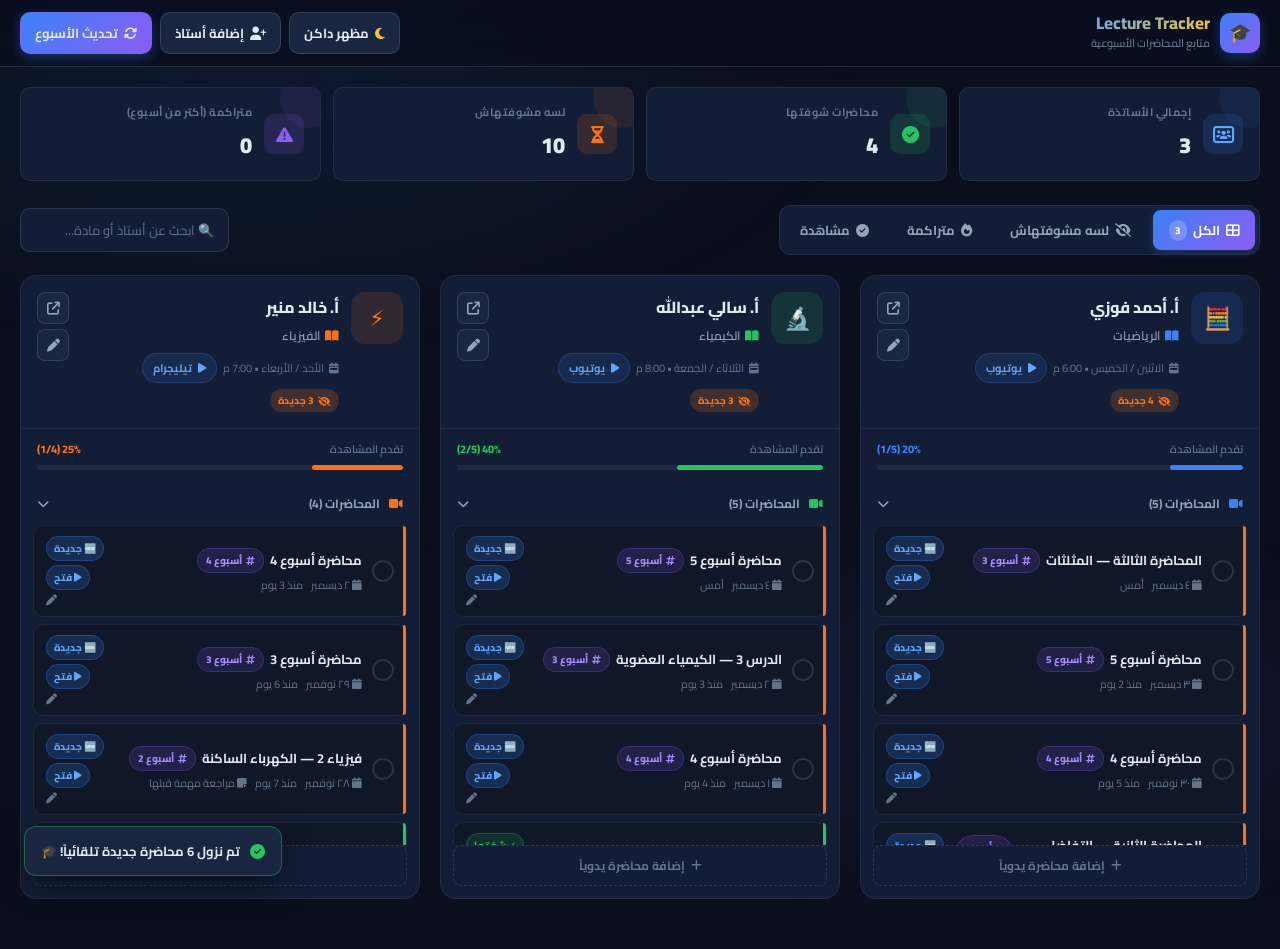
<file: lecture-tracker.html>
<!DOCTYPE html>
<html lang="ar" dir="rtl">
<head>
<meta charset="UTF-8">
<meta name="viewport" content="width=device-width, initial-scale=1.0">
<title>Lecture Tracker — متابع المحاضرات</title>
<meta name="description" content="نظام متكامل لمتابعة محاضرات الأساتذة الأسبوعية — شوف المحاضرات اللي شفتها واللي لسه ماشوفتهاش.">
<link rel="preconnect" href="https://fonts.googleapis.com">
<link rel="preconnect" href="https://fonts.gstatic.com" crossorigin>
<link href="https://fonts.googleapis.com/css2?family=Cairo:wght@300;400;600;700;800;900&display=swap" rel="stylesheet">
<link rel="stylesheet" href="https://cdnjs.cloudflare.com/ajax/libs/font-awesome/6.5.0/css/all.min.css">
<style>
:root {
  --bg: #0a0f1e;
  --bg2: #0f1729;
  --card: #131d35;
  --card2: #1a2540;
  --border: rgba(255,255,255,0.07);
  --border2: rgba(255,255,255,0.12);
  --gold: #f4c430;
  --gold2: #e6a817;
  --blue: #3b82f6;
  --blue2: #60a5fa;
  --purple: #8b5cf6;
  --green: #22c55e;
  --red: #ef4444;
  --orange: #f97316;
  --text: #e2e8f0;
  --text2: #94a3b8;
  --text3: #64748b;
  --radius: 16px;
  --radius-sm: 10px;
  --shadow: 0 8px 32px rgba(0,0,0,0.4);
  --shadow-sm: 0 4px 16px rgba(0,0,0,0.25);
}

html[data-theme="light"] {
  --bg: #f8fafc;
  --bg2: #f1f5f9;
  --card: #ffffff;
  --card2: #e2e8f0;
  --border: rgba(0, 0, 0, 0.08);
  --border2: rgba(0, 0, 0, 0.14);
  --gold: #d97706;
  --gold2: #b45309;
  --blue: #2563eb;
  --blue2: #3b82f6;
  --purple: #7c3aed;
  --green: #16a34a;
  --red: #dc2626;
  --orange: #ea580c;
  --text: #0f172a;
  --text2: #334155;
  --text3: #64748b;
  --shadow: 0 8px 32px rgba(0,0,0,0.08);
  --shadow-sm: 0 4px 16px rgba(0,0,0,0.05);
}

html[data-theme="light"] .header {
  background: rgba(255, 255, 255, 0.92);
}

* { box-sizing: border-box; margin: 0; padding: 0; }

body {
  font-family: 'Cairo', system-ui, sans-serif;
  background: var(--bg);
  color: var(--text);
  min-height: 100vh;
  overflow-x: hidden;
}

/* ────── ANIMATED BACKGROUND ────── */
body::before {
  content: '';
  position: fixed;
  inset: 0;
  background:
    radial-gradient(ellipse 80% 50% at 20% 10%, rgba(59,130,246,0.08) 0%, transparent 60%),
    radial-gradient(ellipse 60% 40% at 80% 80%, rgba(139,92,246,0.07) 0%, transparent 60%),
    radial-gradient(ellipse 40% 30% at 50% 50%, rgba(244,196,48,0.03) 0%, transparent 60%);
  pointer-events: none;
  z-index: 0;
}

/* ────── HEADER ────── */
.header {
  position: sticky;
  top: 0;
  z-index: 100;
  background: rgba(10,15,30,0.85);
  backdrop-filter: blur(20px) saturate(180%);
  -webkit-backdrop-filter: blur(20px) saturate(180%);
  border-bottom: 1px solid var(--border2);
  padding: 12px 20px;
  display: flex;
  align-items: center;
  justify-content: space-between;
  gap: 12px;
  flex-wrap: wrap;
}

.header-brand {
  display: flex;
  align-items: center;
  gap: 10px;
}

.brand-logo {
  width: 40px; height: 40px;
  background: linear-gradient(135deg, var(--blue), var(--purple));
  border-radius: 10px;
  display: flex; align-items: center; justify-content: center;
  font-size: 18px;
  box-shadow: 0 4px 12px rgba(59,130,246,0.3);
  flex-shrink: 0;
}

.brand-text {
  display: flex;
  flex-direction: column;
}

.brand-name {
  font-size: 17px;
  font-weight: 800;
  background: linear-gradient(135deg, var(--blue2), var(--gold));
  -webkit-background-clip: text;
  -webkit-text-fill-color: transparent;
  background-clip: text;
  line-height: 1.2;
}

.brand-sub {
  font-size: 11px;
  color: var(--text3);
  font-weight: 600;
}

.header-actions {
  display: flex;
  align-items: center;
  gap: 8px;
  flex-wrap: wrap;
}

.hbtn {
  background: var(--card2);
  border: 1px solid var(--border2);
  color: var(--text);
  padding: 8px 14px;
  border-radius: 10px;
  font-size: 13px;
  font-weight: 700;
  cursor: pointer;
  display: flex;
  align-items: center;
  gap: 6px;
  font-family: 'Cairo', sans-serif;
  transition: all 0.2s ease;
  white-space: nowrap;
}

.hbtn:hover {
  background: rgba(255,255,255,0.1);
  border-color: var(--border2);
  transform: translateY(-1px);
}

.hbtn.primary {
  background: linear-gradient(135deg, var(--blue), var(--purple));
  border-color: transparent;
  box-shadow: 0 4px 12px rgba(59,130,246,0.3);
}

.hbtn.primary:hover {
  box-shadow: 0 6px 20px rgba(59,130,246,0.4);
  transform: translateY(-2px);
}

.hbtn i { font-size: 13px; }

/* ────── MAIN LAYOUT ────── */
.main {
  position: relative;
  z-index: 1;
  max-width: 1400px;
  margin: 0 auto;
  padding: 20px;
}

/* ────── STATS BAR ────── */
.stats-bar {
  display: grid;
  grid-template-columns: repeat(auto-fit, minmax(160px, 1fr));
  gap: 12px;
  margin-bottom: 24px;
}

.stat-card {
  background: var(--card);
  border: 1px solid var(--border);
  border-radius: var(--radius-sm);
  padding: 14px 16px;
  display: flex;
  align-items: center;
  gap: 12px;
  position: relative;
  overflow: hidden;
  transition: transform 0.2s ease, box-shadow 0.2s ease;
}

.stat-card::before {
  content: '';
  position: absolute;
  top: 0; right: 0;
  width: 60px; height: 60px;
  border-radius: 50%;
  opacity: 0.08;
  transform: translate(20px, -20px);
}

.stat-card.blue::before { background: var(--blue); }
.stat-card.green::before { background: var(--green); }
.stat-card.orange::before { background: var(--orange); }
.stat-card.purple::before { background: var(--purple); }

.stat-card:hover { transform: translateY(-2px); box-shadow: var(--shadow-sm); }

.stat-icon {
  width: 40px; height: 40px;
  border-radius: 10px;
  display: flex; align-items: center; justify-content: center;
  font-size: 17px;
  flex-shrink: 0;
}

.stat-card.blue .stat-icon { background: rgba(59,130,246,0.15); color: var(--blue2); }
.stat-card.green .stat-icon { background: rgba(34,197,94,0.15); color: var(--green); }
.stat-card.orange .stat-icon { background: rgba(249,115,22,0.15); color: var(--orange); }
.stat-card.purple .stat-icon { background: rgba(139,92,246,0.15); color: var(--purple); }

.stat-info .label { font-size: 11px; font-weight: 700; color: var(--text3); text-transform: uppercase; letter-spacing: 0.5px; }
.stat-info .value { font-size: 22px; font-weight: 900; color: var(--text); margin-top: 2px; }

/* ────── FILTER TABS ────── */
.filter-row {
  display: flex;
  align-items: center;
  justify-content: space-between;
  flex-wrap: wrap;
  gap: 12px;
  margin-bottom: 20px;
}

.tabs {
  display: flex;
  gap: 6px;
  background: var(--card);
  border: 1px solid var(--border);
  border-radius: 12px;
  padding: 4px;
}

.tab {
  padding: 8px 16px;
  border-radius: 8px;
  font-size: 13px;
  font-weight: 700;
  cursor: pointer;
  color: var(--text2);
  transition: all 0.2s ease;
  display: flex;
  align-items: center;
  gap: 6px;
  border: none;
  background: none;
  font-family: 'Cairo', sans-serif;
  white-space: nowrap;
}

.tab:hover { color: var(--text); }
.tab.active {
  background: linear-gradient(135deg, var(--blue), var(--purple));
  color: #fff;
  box-shadow: 0 2px 8px rgba(59,130,246,0.3);
}

.tab .badge-count {
  background: rgba(255,255,255,0.2);
  color: #fff;
  font-size: 10px;
  font-weight: 800;
  padding: 1px 6px;
  border-radius: 20px;
  display: none;
}

.tab.active .badge-count { display: inline; }

.search-input {
  background: var(--card);
  border: 1px solid var(--border2);
  color: var(--text);
  padding: 9px 14px;
  border-radius: 10px;
  font-size: 13px;
  font-family: 'Cairo', sans-serif;
  outline: none;
  min-width: 200px;
  transition: border-color 0.2s;
}

.search-input:focus { border-color: var(--blue); }
.search-input::placeholder { color: var(--text3); }

/* ────── TEACHERS GRID ────── */
.teachers-grid {
  display: grid;
  grid-template-columns: repeat(auto-fill, minmax(340px, 1fr));
  gap: 20px;
  margin-bottom: 30px;
}

/* ────── TEACHER CARD ────── */
.teacher-card {
  background: var(--card);
  border: 1px solid var(--border);
  border-radius: var(--radius);
  overflow: hidden;
  transition: transform 0.25s ease, box-shadow 0.25s ease, border-color 0.25s ease;
}

.teacher-card:hover {
  transform: translateY(-3px);
  box-shadow: var(--shadow);
  border-color: var(--border2);
}

.tc-header {
  padding: 16px;
  display: flex;
  align-items: flex-start;
  gap: 12px;
  border-bottom: 1px solid var(--border);
  position: relative;
}

.tc-avatar {
  width: 52px; height: 52px;
  border-radius: 14px;
  display: flex; align-items: center; justify-content: center;
  font-size: 22px;
  font-weight: 900;
  flex-shrink: 0;
  position: relative;
}

.tc-info { flex: 1; min-width: 0; }
.tc-name {
  font-size: 16px;
  font-weight: 800;
  color: var(--text);
  margin-bottom: 2px;
  white-space: nowrap;
  overflow: hidden;
  text-overflow: ellipsis;
}

.tc-subject {
  font-size: 12px;
  color: var(--text2);
  font-weight: 600;
  margin-bottom: 6px;
  display: flex;
  align-items: center;
  gap: 5px;
}

.tc-schedule {
  font-size: 11px;
  color: var(--text3);
  display: flex;
  align-items: center;
  gap: 5px;
}

.tc-actions {
  display: flex;
  flex-direction: column;
  gap: 5px;
}

.icon-btn {
  width: 32px; height: 32px;
  border-radius: 8px;
  border: 1px solid var(--border2);
  background: var(--card2);
  color: var(--text2);
  display: flex; align-items: center; justify-content: center;
  font-size: 13px;
  cursor: pointer;
  transition: all 0.2s ease;
}

.icon-btn:hover { background: rgba(255,255,255,0.1); color: var(--text); }
.icon-btn.link-btn:hover { background: rgba(59,130,246,0.2); color: var(--blue2); border-color: var(--blue); }
.icon-btn.edit-btn:hover { background: rgba(244,196,48,0.15); color: var(--gold); border-color: var(--gold2); }
.icon-btn.del-btn:hover { background: rgba(239,68,68,0.15); color: var(--red); border-color: var(--red); }

/* ────── PROGRESS BAR IN CARD ────── */
.tc-progress-wrap {
  padding: 10px 16px 0;
}

.tc-progress-label {
  display: flex;
  justify-content: space-between;
  align-items: center;
  margin-bottom: 6px;
  font-size: 11px;
  color: var(--text3);
  font-weight: 600;
}

.tc-progress-track {
  height: 5px;
  background: rgba(255,255,255,0.06);
  border-radius: 10px;
  overflow: hidden;
  margin-bottom: 12px;
}

.tc-progress-fill {
  height: 100%;
  border-radius: 10px;
  transition: width 0.4s ease;
}

/* ────── LECTURES LIST ────── */
.tc-lectures {
  padding: 0 12px 12px;
  display: flex;
  flex-direction: column;
  gap: 7px;
  max-height: 320px;
  overflow-y: auto;
}

.tc-lectures::-webkit-scrollbar { width: 4px; }
.tc-lectures::-webkit-scrollbar-track { background: transparent; }
.tc-lectures::-webkit-scrollbar-thumb { background: rgba(255,255,255,0.15); border-radius: 10px; }

.lecture-item {
  background: var(--bg2);
  border: 1px solid var(--border);
  border-radius: 10px;
  padding: 10px 12px;
  display: flex;
  align-items: center;
  gap: 10px;
  transition: all 0.2s ease;
  cursor: pointer;
  position: relative;
  flex-shrink: 0;
  min-height: 54px;
}

.lecture-item::before {
  content: '';
  position: absolute;
  right: 0; top: 0; bottom: 0;
  width: 3px;
  border-radius: 0 10px 10px 0;
  background: transparent;
  transition: background 0.2s;
}

.lecture-item.watched::before { background: var(--green); }
.lecture-item.unwatched::before { background: var(--orange); }
.lecture-item.overdue::before { background: var(--red); }

.lecture-item:hover { background: rgba(255,255,255,0.04); border-color: var(--border2); }

.lec-check {
  width: 22px; height: 22px;
  border-radius: 50%;
  border: 2px solid var(--border2);
  display: flex; align-items: center; justify-content: center;
  flex-shrink: 0;
  transition: all 0.2s ease;
  color: transparent;
  font-size: 10px;
}

.lecture-item.watched .lec-check {
  background: var(--green);
  border-color: var(--green);
  color: #fff;
}

.lecture-item.overdue .lec-check {
  border-color: var(--red);
}

.lec-info { flex: 1; min-width: 0; }
.lec-title {
  font-size: 13px;
  font-weight: 700;
  color: var(--text);
  margin-bottom: 2px;
  display: flex;
  align-items: center;
  gap: 6px;
}

.lec-title.watched-title { color: var(--text3); text-decoration: line-through; }

.lec-meta {
  font-size: 11px;
  color: var(--text3);
  display: flex;
  align-items: center;
  gap: 8px;
  flex-wrap: wrap;
}

.lec-badge {
  font-size: 10px;
  font-weight: 800;
  padding: 2px 7px;
  border-radius: 20px;
  white-space: nowrap;
  flex-shrink: 0;
}

.lec-badge.new { background: rgba(59,130,246,0.2); color: var(--blue2); border: 1px solid rgba(59,130,246,0.3); }
.lec-badge.overdue { background: rgba(239,68,68,0.2); color: var(--red); border: 1px solid rgba(239,68,68,0.3); animation: pulse 1.5s ease infinite; }
.lec-badge.watched { background: rgba(34,197,94,0.15); color: var(--green); border: 1px solid rgba(34,197,94,0.3); }
.lec-badge.week2 { background: rgba(249,115,22,0.2); color: var(--orange); border: 1px solid rgba(249,115,22,0.3); }

@keyframes pulse {
  0%, 100% { opacity: 1; }
  50% { opacity: 0.6; }
}

/* ────── EMPTY STATE ────── */
.empty-state {
  text-align: center;
  padding: 60px 20px;
  color: var(--text3);
}

.empty-state i { font-size: 48px; margin-bottom: 16px; opacity: 0.3; }
.empty-state p { font-size: 15px; font-weight: 700; margin-bottom: 6px; color: var(--text2); }
.empty-state span { font-size: 13px; }

/* ────── OVERLAY ────── */
.overlay {
  position: fixed; inset: 0;
  background: rgba(0,0,0,0.7);
  backdrop-filter: blur(4px);
  z-index: 998;
  display: flex;
  align-items: center;
  justify-content: center;
  padding: 20px;
  animation: fadeIn 0.2s ease;
}

@keyframes fadeIn { from { opacity: 0; } to { opacity: 1; } }

.modal {
  background: var(--card);
  border: 1px solid var(--border2);
  border-radius: 20px;
  width: 100%;
  max-width: 520px;
  max-height: 90vh;
  overflow-y: auto;
  box-shadow: 0 24px 64px rgba(0,0,0,0.6);
  animation: slideUp 0.25s cubic-bezier(0.34, 1.56, 0.64, 1);
}

@keyframes slideUp { from { opacity: 0; transform: scale(0.9) translateY(20px); } to { opacity: 1; transform: scale(1) translateY(0); } }

.modal-header {
  padding: 20px 24px 16px;
  display: flex;
  align-items: center;
  justify-content: space-between;
  border-bottom: 1px solid var(--border);
}

.modal-title {
  font-size: 18px;
  font-weight: 800;
  color: var(--text);
  display: flex;
  align-items: center;
  gap: 10px;
}

.modal-title i { color: var(--blue2); }

.modal-close {
  width: 32px; height: 32px;
  border-radius: 8px;
  border: 1px solid var(--border2);
  background: transparent;
  color: var(--text2);
  display: flex; align-items: center; justify-content: center;
  font-size: 14px;
  cursor: pointer;
  transition: all 0.2s;
}

.modal-close:hover { background: rgba(239,68,68,0.15); color: var(--red); border-color: var(--red); }

.modal-body { padding: 20px 24px; }

/* ────── FORM ────── */
.form-group { margin-bottom: 16px; }
.form-label {
  display: block;
  font-size: 12px;
  font-weight: 800;
  color: var(--text3);
  text-transform: uppercase;
  letter-spacing: 0.5px;
  margin-bottom: 6px;
}

.form-input, .form-select {
  width: 100%;
  background: var(--bg2);
  border: 1px solid var(--border2);
  color: var(--text);
  padding: 10px 14px;
  border-radius: 10px;
  font-size: 14px;
  font-family: 'Cairo', sans-serif;
  outline: none;
  transition: border-color 0.2s;
}

.form-input:focus, .form-select:focus { border-color: var(--blue); }
.form-input::placeholder { color: var(--text3); }
.form-select option { background: var(--card2); }

.form-row { display: grid; grid-template-columns: 1fr 1fr; gap: 12px; }

/* ────── COLOR PICKER ────── */
.color-picker { display: flex; gap: 8px; flex-wrap: wrap; }
.color-swatch {
  width: 32px; height: 32px;
  border-radius: 8px;
  cursor: pointer;
  border: 2px solid transparent;
  transition: all 0.2s ease;
  display: flex; align-items: center; justify-content: center;
  color: transparent;
  font-size: 12px;
}

.color-swatch.selected { border-color: #fff; color: #fff; transform: scale(1.1); }

/* ────── EMOJI PICKER ────── */
.emoji-picker { display: flex; gap: 8px; flex-wrap: wrap; }
.emoji-opt {
  width: 40px; height: 40px;
  border-radius: 10px;
  background: var(--bg2);
  border: 1px solid var(--border);
  cursor: pointer;
  display: flex; align-items: center; justify-content: center;
  font-size: 18px;
  transition: all 0.2s ease;
}

.emoji-opt:hover { border-color: var(--border2); transform: scale(1.05); }
.emoji-opt.selected { border-color: var(--blue); background: rgba(59,130,246,0.15); transform: scale(1.1); }

/* ────── DAY SELECTOR ────── */
.day-selector { display: flex; gap: 6px; flex-wrap: wrap; }
.day-opt {
  padding: 7px 12px;
  border-radius: 8px;
  background: var(--bg2);
  border: 1px solid var(--border);
  color: var(--text2);
  font-size: 12px;
  font-weight: 700;
  cursor: pointer;
  font-family: 'Cairo', sans-serif;
  transition: all 0.2s ease;
}

.day-opt:hover { border-color: var(--border2); color: var(--text); }
.day-opt.selected { background: linear-gradient(135deg, var(--blue), var(--purple)); border-color: transparent; color: #fff; }

/* ────── MODAL ACTIONS ────── */
.modal-actions {
  padding: 0 24px 24px;
  display: flex;
  gap: 10px;
  justify-content: flex-end;
}

.btn-cancel {
  background: transparent;
  border: 1px solid var(--border2);
  color: var(--text2);
  padding: 10px 20px;
  border-radius: 10px;
  font-size: 14px;
  font-weight: 700;
  font-family: 'Cairo', sans-serif;
  cursor: pointer;
  transition: all 0.2s;
}

.btn-cancel:hover { background: rgba(255,255,255,0.05); color: var(--text); }

.btn-save {
  background: linear-gradient(135deg, var(--blue), var(--purple));
  border: none;
  color: #fff;
  padding: 10px 24px;
  border-radius: 10px;
  font-size: 14px;
  font-weight: 700;
  font-family: 'Cairo', sans-serif;
  cursor: pointer;
  box-shadow: 0 4px 12px rgba(59,130,246,0.3);
  transition: all 0.2s;
}

.btn-save:hover { box-shadow: 0 6px 20px rgba(59,130,246,0.4); transform: translateY(-1px); }

.btn-delete {
  background: rgba(239,68,68,0.15);
  border: 1px solid rgba(239,68,68,0.3);
  color: var(--red);
  padding: 10px 20px;
  border-radius: 10px;
  font-size: 14px;
  font-weight: 700;
  font-family: 'Cairo', sans-serif;
  cursor: pointer;
  transition: all 0.2s;
}

.btn-delete:hover { background: rgba(239,68,68,0.25); }

/* ────── LINK PILL ────── */
.link-pill {
  display: inline-flex;
  align-items: center;
  gap: 6px;
  background: rgba(59,130,246,0.12);
  border: 1px solid rgba(59,130,246,0.25);
  color: var(--blue2);
  padding: 4px 10px;
  border-radius: 20px;
  font-size: 11px;
  font-weight: 700;
  cursor: pointer;
  text-decoration: none;
  transition: all 0.2s ease;
  max-width: 150px;
  overflow: hidden;
  white-space: nowrap;
  text-overflow: ellipsis;
}

.link-pill:hover { background: rgba(59,130,246,0.25); transform: translateY(-1px); }

/* ────── COLLAPSE TOGGLE ────── */
.tc-toggle {
  padding: 10px 16px;
  display: flex;
  align-items: center;
  justify-content: space-between;
  cursor: pointer;
  color: var(--text2);
  font-size: 12px;
  font-weight: 700;
  transition: color 0.2s;
  user-select: none;
}

.tc-toggle:hover { color: var(--text); }
.tc-toggle i { transition: transform 0.2s ease; }
.tc-toggle.collapsed i { transform: rotate(-90deg); }

/* ────── BACKLOG BANNER ────── */
.backlog-banner {
  background: linear-gradient(135deg, rgba(239,68,68,0.1), rgba(249,115,22,0.08));
  border: 1px solid rgba(239,68,68,0.25);
  border-radius: 12px;
  padding: 14px 18px;
  margin-bottom: 20px;
  display: flex;
  align-items: center;
  justify-content: space-between;
  gap: 12px;
  flex-wrap: wrap;
}

.backlog-left {
  display: flex;
  align-items: center;
  gap: 10px;
}

.backlog-icon {
  width: 38px; height: 38px;
  border-radius: 10px;
  background: rgba(239,68,68,0.15);
  display: flex; align-items: center; justify-content: center;
  font-size: 17px;
  color: var(--red);
  flex-shrink: 0;
}

.backlog-text .title { font-size: 14px; font-weight: 800; color: var(--text); }
.backlog-text .sub { font-size: 12px; color: var(--text3); margin-top: 2px; }

/* ────── SECTION TITLE ────── */
.section-title {
  font-size: 14px;
  font-weight: 800;
  color: var(--text2);
  text-transform: uppercase;
  letter-spacing: 1px;
  margin-bottom: 14px;
  display: flex;
  align-items: center;
  gap: 8px;
}

.section-title::after {
  content: '';
  flex: 1;
  height: 1px;
  background: var(--border);
}

/* ────── TOAST NOTIFICATIONS ────── */
.toast-container {
  position: fixed;
  bottom: 24px;
  left: 24px;
  z-index: 9999;
  display: flex;
  flex-direction: column;
  gap: 8px;
}

.toast {
  background: var(--card2);
  border: 1px solid var(--border2);
  border-radius: 12px;
  padding: 12px 16px;
  font-size: 13px;
  font-weight: 700;
  color: var(--text);
  display: flex;
  align-items: center;
  gap: 10px;
  box-shadow: var(--shadow);
  animation: toastIn 0.3s cubic-bezier(0.34, 1.56, 0.64, 1);
  min-width: 220px;
}

.toast i { font-size: 15px; }
.toast.success { border-color: rgba(34,197,94,0.4); }
.toast.success i { color: var(--green); }
.toast.error { border-color: rgba(239,68,68,0.4); }
.toast.error i { color: var(--red); }
.toast.info { border-color: rgba(59,130,246,0.4); }
.toast.info i { color: var(--blue2); }

@keyframes toastIn { from { opacity: 0; transform: translateY(16px) scale(0.9); } to { opacity: 1; transform: translateY(0) scale(1); } }

/* ────── LECTURE DETAIL MODAL ────── */
.lec-link-row {
  display: flex;
  align-items: center;
  gap: 8px;
  background: rgba(59,130,246,0.08);
  border: 1px solid rgba(59,130,246,0.2);
  border-radius: 10px;
  padding: 10px 14px;
  margin-top: 12px;
  cursor: pointer;
  text-decoration: none;
  transition: all 0.2s ease;
  color: var(--blue2);
}

.lec-link-row:hover { background: rgba(59,130,246,0.15); transform: translateY(-1px); }

/* ────── WEEK INDICATOR ────── */
.week-tag {
  display: inline-flex;
  align-items: center;
  gap: 4px;
  background: rgba(139,92,246,0.15);
  border: 1px solid rgba(139,92,246,0.25);
  color: #a78bfa;
  padding: 2px 8px;
  border-radius: 20px;
  font-size: 10px;
  font-weight: 800;
}

/* ────── RESPONSIVE ────── */
@media (max-width: 640px) {
  .main { padding: 12px; }
  .teachers-grid { grid-template-columns: 1fr; }
  .form-row { grid-template-columns: 1fr; }
  .tabs { overflow-x: auto; }
  .header { padding: 10px 14px; }
  .brand-name { font-size: 15px; }
  .stats-bar { grid-template-columns: repeat(2, 1fr); }
}

/* ────── SCROLLBAR GLOBAL ────── */
::-webkit-scrollbar { width: 6px; height: 6px; }
::-webkit-scrollbar-track { background: transparent; }
::-webkit-scrollbar-thumb { background: rgba(255,255,255,0.1); border-radius: 10px; }
::-webkit-scrollbar-thumb:hover { background: rgba(255,255,255,0.2); }

/* ────── ADD LECTURE BTN ────── */
.add-lecture-btn {
  width: calc(100% - 24px);
  margin: 0 12px 12px;
  padding: 8px;
  border-radius: 8px;
  border: 1px dashed rgba(255,255,255,0.12);
  background: transparent;
  color: var(--text3);
  font-size: 12px;
  font-weight: 700;
  font-family: 'Cairo', sans-serif;
  cursor: pointer;
  transition: all 0.2s ease;
  display: flex;
  align-items: center;
  justify-content: center;
  gap: 6px;
}

.add-lecture-btn:hover {
  background: rgba(59,130,246,0.08);
  color: var(--blue2);
  border-color: rgba(59,130,246,0.3);
}

/* ────── LECTURE COUNT PILL ────── */
.lec-count-pill {
  display: inline-flex;
  align-items: center;
  gap: 4px;
  font-size: 10px;
  font-weight: 800;
  padding: 2px 8px;
  border-radius: 20px;
}

.lec-count-pill.unwatched { background: rgba(249,115,22,0.2); color: var(--orange); }
.lec-count-pill.overdue { background: rgba(239,68,68,0.2); color: var(--red); animation: pulse 1.5s ease infinite; }

/* ────── EMPTY TEACHER STATE ────── */
.no-teachers {
  grid-column: 1 / -1;
  text-align: center;
  padding: 80px 20px;
  color: var(--text3);
}

.no-teachers .big-icon {
  font-size: 56px;
  margin-bottom: 20px;
  opacity: 0.15;
}

.no-teachers h2 { font-size: 20px; font-weight: 800; color: var(--text2); margin-bottom: 8px; }
.no-teachers p { font-size: 14px; margin-bottom: 20px; }
</style>
</head>
<body>

<!-- HEADER -->
<header class="header" id="header">
  <div class="header-brand">
    <div class="brand-logo">🎓</div>
    <div class="brand-text">
      <div class="brand-name">Lecture Tracker</div>
      <div class="brand-sub">متابع المحاضرات الأسبوعية</div>
    </div>
  </div>
  <div class="header-actions">
    <button class="hbtn" id="theme-btn" onclick="toggleTheme()" title="تغيير المظهر (Alt + T)">
      <i class="fa-solid fa-moon" id="theme-btn-icon"></i>
      <span id="theme-btn-txt">مظهر داكن</span>
    </button>
    <button class="hbtn" onclick="openAddTeacherModal()">
      <i class="fa-solid fa-user-plus"></i> إضافة أستاذ
    </button>
    <button class="hbtn primary" onclick="generateWeeklyLectures()" title="توليد محاضرات الأسبوع الحالي">
      <i class="fa-solid fa-rotate"></i> تحديث الأسبوع
    </button>
  </div>
</header>

<div class="main">

  <!-- BACKLOG BANNER (shown if overdue) -->
  <div class="backlog-banner" id="backlog-banner" style="display:none;">
    <div class="backlog-left">
      <div class="backlog-icon"><i class="fa-solid fa-fire"></i></div>
      <div class="backlog-text">
        <div class="title" id="backlog-title">لديك محاضرات متراكمة</div>
        <div class="sub" id="backlog-sub">محاضرات فاتت من الأسبوع الماضي أو أكثر ولم تُشاهَد بعد</div>
      </div>
    </div>
  </div>

  <!-- STATS BAR -->
  <div class="stats-bar">
    <div class="stat-card blue">
      <div class="stat-icon"><i class="fa-solid fa-users-rectangle"></i></div>
      <div class="stat-info">
        <div class="label">إجمالي الأساتذة</div>
        <div class="value" id="stat-teachers">0</div>
      </div>
    </div>
    <div class="stat-card green">
      <div class="stat-icon"><i class="fa-solid fa-circle-check"></i></div>
      <div class="stat-info">
        <div class="label">محاضرات شوفتها</div>
        <div class="value" id="stat-watched">0</div>
      </div>
    </div>
    <div class="stat-card orange">
      <div class="stat-icon"><i class="fa-solid fa-hourglass-half"></i></div>
      <div class="stat-info">
        <div class="label">لسه مشوفتهاش</div>
        <div class="value" id="stat-unwatched">0</div>
      </div>
    </div>
    <div class="stat-card purple">
      <div class="stat-icon"><i class="fa-solid fa-triangle-exclamation"></i></div>
      <div class="stat-info">
        <div class="label">متراكمة (أكتر من أسبوع)</div>
        <div class="value" id="stat-overdue">0</div>
      </div>
    </div>
  </div>

  <!-- FILTER TABS + SEARCH -->
  <div class="filter-row">
    <div class="tabs">
      <button class="tab active" id="tab-all" onclick="setFilter('all')">
        <i class="fa-solid fa-th-large"></i> الكل
        <span class="badge-count" id="cnt-all">0</span>
      </button>
      <button class="tab" id="tab-unwatched" onclick="setFilter('unwatched')">
        <i class="fa-solid fa-eye-slash"></i> لسه مشوفتهاش
        <span class="badge-count" id="cnt-unwatched">0</span>
      </button>
      <button class="tab" id="tab-overdue" onclick="setFilter('overdue')">
        <i class="fa-solid fa-fire"></i> متراكمة
        <span class="badge-count" id="cnt-overdue">0</span>
      </button>
      <button class="tab" id="tab-watched" onclick="setFilter('watched')">
        <i class="fa-solid fa-check-circle"></i> مشاهَدة
        <span class="badge-count" id="cnt-watched">0</span>
      </button>
    </div>
    <input type="text" class="search-input" id="search-input" placeholder="🔍 ابحث عن أستاذ أو مادة..." oninput="applyFilter()">
  </div>

  <!-- TEACHERS GRID -->
  <div class="teachers-grid" id="teachers-grid"></div>

  <!-- TOAST CONTAINER -->
  <div class="toast-container" id="toast-container"></div>
</div>

<!-- ═══════════════════════════════════════════ -->
<!-- ADD / EDIT TEACHER MODAL -->
<!-- ═══════════════════════════════════════════ -->
<div class="overlay" id="teacher-modal" style="display:none;" onclick="handleOverlayClick(event,'teacher-modal')">
  <div class="modal" onclick="event.stopPropagation()">
    <div class="modal-header">
      <div class="modal-title"><i class="fa-solid fa-chalkboard-user"></i> <span id="teacher-modal-title">إضافة أستاذ جديد</span></div>
      <button class="modal-close" onclick="closeModal('teacher-modal')"><i class="fa-solid fa-xmark"></i></button>
    </div>
    <div class="modal-body">
      <div class="form-group">
        <label class="form-label">اسم الأستاذ *</label>
        <input type="text" id="t-name" class="form-input" placeholder="مثلاً: أ. أحمد">
      </div>
      <div class="form-row">
        <div class="form-group">
          <label class="form-label">المادة *</label>
          <input type="text" id="t-subject" class="form-input" placeholder="مثلاً: الرياضيات">
        </div>
        <div class="form-group">
          <label class="form-label">المنصة / الموقع</label>
          <input type="text" id="t-platform" class="form-input" placeholder="مثلاً: يوتيوب">
        </div>
      </div>
      <div class="form-group">
        <label class="form-label">لينك المنصة</label>
        <input type="url" id="t-link" class="form-input" placeholder="https://...">
      </div>
      <div class="form-row">
        <div class="form-group">
          <label class="form-label">وقت المحاضرة</label>
          <input type="time" id="t-time" class="form-input">
        </div>
        <div class="form-group">
          <label class="form-label">تكرار (كل كام أيام)</label>
          <input type="number" id="t-freq" class="form-input" value="7" min="1" max="30">
        </div>
      </div>
      <div class="form-group">
        <label class="form-label">يوم المحاضرة الأسبوعية</label>
        <div class="day-selector" id="day-selector">
          <div class="day-opt" onclick="toggleDay(this)" data-day="Sat">السبت</div>
          <div class="day-opt" onclick="toggleDay(this)" data-day="Sun">الأحد</div>
          <div class="day-opt" onclick="toggleDay(this)" data-day="Mon">الاثنين</div>
          <div class="day-opt" onclick="toggleDay(this)" data-day="Tue">الثلاثاء</div>
          <div class="day-opt" onclick="toggleDay(this)" data-day="Wed">الأربعاء</div>
          <div class="day-opt" onclick="toggleDay(this)" data-day="Thu">الخميس</div>
          <div class="day-opt" onclick="toggleDay(this)" data-day="Fri">الجمعة</div>
        </div>
      </div>
      <div class="form-group">
        <label class="form-label">أيقونة</label>
        <div class="emoji-picker" id="emoji-picker">
          <div class="emoji-opt selected" onclick="selectEmoji(this)" data-emoji="📚">📚</div>
          <div class="emoji-opt" onclick="selectEmoji(this)" data-emoji="🧮">🧮</div>
          <div class="emoji-opt" onclick="selectEmoji(this)" data-emoji="🔬">🔬</div>
          <div class="emoji-opt" onclick="selectEmoji(this)" data-emoji="🌍">🌍</div>
          <div class="emoji-opt" onclick="selectEmoji(this)" data-emoji="💻">💻</div>
          <div class="emoji-opt" onclick="selectEmoji(this)" data-emoji="🎨">🎨</div>
          <div class="emoji-opt" onclick="selectEmoji(this)" data-emoji="🎯">🎯</div>
          <div class="emoji-opt" onclick="selectEmoji(this)" data-emoji="✏️">✏️</div>
          <div class="emoji-opt" onclick="selectEmoji(this)" data-emoji="🏆">🏆</div>
          <div class="emoji-opt" onclick="selectEmoji(this)" data-emoji="🎓">🎓</div>
        </div>
      </div>
      <div class="form-group">
        <label class="form-label">لون الكارد</label>
        <div class="color-picker" id="color-picker">
          <div class="color-swatch selected" onclick="selectColor(this)" data-color="#3b82f6" style="background:#3b82f6;"><i class="fa-solid fa-check"></i></div>
          <div class="color-swatch" onclick="selectColor(this)" data-color="#8b5cf6" style="background:#8b5cf6;"></div>
          <div class="color-swatch" onclick="selectColor(this)" data-color="#22c55e" style="background:#22c55e;"></div>
          <div class="color-swatch" onclick="selectColor(this)" data-color="#f97316" style="background:#f97316;"></div>
          <div class="color-swatch" onclick="selectColor(this)" data-color="#ef4444" style="background:#ef4444;"></div>
          <div class="color-swatch" onclick="selectColor(this)" data-color="#ec4899" style="background:#ec4899;"></div>
          <div class="color-swatch" onclick="selectColor(this)" data-color="#f4c430" style="background:#f4c430;"></div>
          <div class="color-swatch" onclick="selectColor(this)" data-color="#06b6d4" style="background:#06b6d4;"></div>
        </div>
      </div>
    </div>
    <div class="modal-actions">
      <button class="btn-delete" id="btn-delete-teacher" onclick="deleteCurrentTeacher()" style="display:none;">
        <i class="fa-solid fa-trash"></i> حذف
      </button>
      <button class="btn-cancel" onclick="closeModal('teacher-modal')">إلغاء</button>
      <button class="btn-save" onclick="saveTeacher()"><i class="fa-solid fa-floppy-disk"></i> حفظ</button>
    </div>
  </div>
</div>

<!-- ═══════════════════════════════════════════ -->
<!-- ADD LECTURE MODAL -->
<!-- ═══════════════════════════════════════════ -->
<div class="overlay" id="lecture-modal" style="display:none;" onclick="handleOverlayClick(event,'lecture-modal')">
  <div class="modal" onclick="event.stopPropagation()">
    <div class="modal-header">
      <div class="modal-title"><i class="fa-solid fa-video"></i> <span id="lec-modal-title">إضافة محاضرة</span></div>
      <button class="modal-close" onclick="closeModal('lecture-modal')"><i class="fa-solid fa-xmark"></i></button>
    </div>
    <div class="modal-body">
      <div class="form-group">
        <label class="form-label">عنوان المحاضرة *</label>
        <input type="text" id="lec-title-input" class="form-input" placeholder="مثلاً: الدرس 5 — التفاضل والتكامل">
      </div>
      <div class="form-row">
        <div class="form-group">
          <label class="form-label">تاريخ النزول</label>
          <input type="date" id="lec-date" class="form-input">
        </div>
        <div class="form-group">
          <label class="form-label">رقم الأسبوع</label>
          <input type="number" id="lec-week" class="form-input" value="1" min="1">
        </div>
      </div>
      <div class="form-group">
        <label class="form-label">لينك المحاضرة</label>
        <input type="url" id="lec-link" class="form-input" placeholder="https://...">
      </div>
      <div class="form-group">
        <label class="form-label">ملاحظات</label>
        <input type="text" id="lec-notes" class="form-input" placeholder="أي ملاحظات إضافية...">
      </div>
    </div>
    <div class="modal-actions">
      <button class="btn-delete" id="btn-delete-lecture" onclick="deleteCurrentLecture()" style="display:none;">
        <i class="fa-solid fa-trash"></i> حذف
      </button>
      <button class="btn-cancel" onclick="closeModal('lecture-modal')">إلغاء</button>
      <button class="btn-save" onclick="saveLecture()"><i class="fa-solid fa-floppy-disk"></i> حفظ</button>
    </div>
  </div>
</div>

<script>
/* ═══════════════════════════════════════════
   DATA MODEL & STORAGE
═══════════════════════════════════════════ */
const STORAGE_KEY = 'lt_teachers_v2';
const LECTURES_KEY = 'lt_lectures_v2';

let teachers = [];      // [{id, name, subject, platform, link, time, freq, days, emoji, color}]
let lectures = [];      // [{id, teacherId, title, date, weekNum, link, notes, watched, watchedAt, createdAt}]

let currentFilter = 'all';
let editingTeacherId = null;
let editingLectureId = null;
let editingLectureTeacherId = null;

function saveData() {
  localStorage.setItem(STORAGE_KEY, JSON.stringify(teachers));
  localStorage.setItem(LECTURES_KEY, JSON.stringify(lectures));
}

function loadData() {
  try {
    teachers = JSON.parse(localStorage.getItem(STORAGE_KEY)) || [];
    lectures = JSON.parse(localStorage.getItem(LECTURES_KEY)) || [];
  } catch(e) {
    teachers = [];
    lectures = [];
  }
}

function generateId() {
  return 'id_' + Date.now().toString(36) + Math.random().toString(36).slice(2,7);
}

/* ═══════════════════════════════════════════
   DATE HELPERS
═══════════════════════════════════════════ */
function todayStr() {
  return new Date().toISOString().split('T')[0];
}

function daysBetween(dateStr1, dateStr2) {
  const d1 = new Date(dateStr1 + 'T00:00:00');
  const d2 = new Date(dateStr2 + 'T00:00:00');
  return Math.round((d2 - d1) / (1000 * 60 * 60 * 24));
}

function addDays(dateStr, n) {
  const d = new Date(dateStr + 'T00:00:00');
  d.setDate(d.getDate() + n);
  return d.toISOString().split('T')[0];
}

function formatDate(dateStr) {
  const d = new Date(dateStr + 'T00:00:00');
  return d.toLocaleDateString('ar-EG', { weekday:'short', year:'numeric', month:'short', day:'numeric' });
}

function formatDateShort(dateStr) {
  const d = new Date(dateStr + 'T00:00:00');
  return d.toLocaleDateString('ar-EG', { month:'short', day:'numeric' });
}

function pad(n){ return n<10?'0'+n:''+n; }
function fmt12(timeStr){
  if(!timeStr) return '';
  const [h,m]=timeStr.split(':').map(Number);
  if(isNaN(h)) return timeStr;
  const ampm=h>=12?'م':'ص';
  const h12=h%12||12;
  return m!==undefined?`${h12}:${pad(m)} ${ampm}`:`${h12} ${ampm}`;
}

/* ═══════════════════════════════════════════
   LECTURE STATUS
═══════════════════════════════════════════ */
function getLectureStatus(lec) {
  if (lec.watched) return 'watched';
  const age = daysBetween(lec.date, todayStr());
  if (age > 7) return 'overdue'; // more than 1 week
  return 'unwatched';
}

function getLecturesForTeacher(teacherId) {
  return lectures
    .filter(l => l.teacherId === teacherId)
    .sort((a,b) => new Date(b.date) - new Date(a.date));
}

function getTeacherStats(teacherId) {
  const lecs = getLecturesForTeacher(teacherId);
  const watched = lecs.filter(l => l.watched).length;
  const overdue = lecs.filter(l => getLectureStatus(l) === 'overdue').length;
  const unwatched = lecs.filter(l => !l.watched).length;
  return { total: lecs.length, watched, unwatched, overdue };
}

/* ═══════════════════════════════════════════
   GENERATE WEEKLY LECTURES
═══════════════════════════════════════════ */
function generateWeeklyLectures(silent = false) {
  const today = todayStr();
  let added = 0;

  teachers.forEach(teacher => {
    if (!teacher.days || teacher.days.length === 0) return;

    const dayMap = { 'Sat': 6, 'Sun': 0, 'Mon': 1, 'Tue': 2, 'Wed': 3, 'Thu': 4, 'Fri': 5 };

    teacher.days.forEach(dayKey => {
      const targetDow = dayMap[dayKey];
      const now = new Date();
      const currentDow = now.getDay();
      const diff = (targetDow - currentDow + 7) % 7;
      const lectureDate = new Date(now);
      lectureDate.setDate(now.getDate() - (diff === 0 ? 0 : 7 - diff));

      if (lectureDate > now) {
        lectureDate.setDate(lectureDate.getDate() - 7);
      }

      const lectureDateStr = lectureDate.toISOString().split('T')[0];

      const exists = lectures.some(l =>
        l.teacherId === teacher.id && l.date === lectureDateStr
      );

      if (!exists) {
        const teacherLecs = getLecturesForTeacher(teacher.id);
        const weekNum = teacherLecs.length + 1;
        lectures.push({
          id: generateId(),
          teacherId: teacher.id,
          title: `محاضرة أسبوع ${weekNum}`,
          date: lectureDateStr,
          weekNum,
          link: teacher.link || '',
          notes: '',
          watched: false,
          watchedAt: null,
          createdAt: todayStr()
        });
        added++;
      }
    });
  });

  if (added > 0) {
    saveData();
    renderAll();
    showToast('success', `تم نزول ${added} محاضرة جديدة تلقائياً! 🎓`);
  } else if (!silent) {
    showToast('info', 'محاضرات الأسبوع الحالي موجودة بالفعل ✅');
  }
}

/* ═══════════════════════════════════════════
   MARK ALL WATCHED
═══════════════════════════════════════════ */

/* ═══════════════════════════════════════════
   TOGGLE WATCH STATUS
═══════════════════════════════════════════ */
function toggleWatch(lectureId) {
  const lec = lectures.find(l => l.id === lectureId);
  if (!lec) return;
  lec.watched = !lec.watched;
  lec.watchedAt = lec.watched ? todayStr() : null;
  saveData();
  renderAll();
  showToast(lec.watched ? 'success' : 'info',
    lec.watched ? '✅ تم تسجيل المشاهدة!' : '↩ تم إلغاء المشاهدة');
}

/* ═══════════════════════════════════════════
   FILTER SYSTEM
═══════════════════════════════════════════ */
function setFilter(f) {
  currentFilter = f;
  document.querySelectorAll('.tab').forEach(t => t.classList.remove('active'));
  document.getElementById('tab-' + f).classList.add('active');
  applyFilter();
}

function applyFilter() {
  renderAll();
}

function teacherMatchesFilter(teacher) {
  const query = (document.getElementById('search-input')?.value || '').toLowerCase().trim();
  if (query) {
    const match = teacher.name.toLowerCase().includes(query) ||
                  teacher.subject.toLowerCase().includes(query) ||
                  (teacher.platform || '').toLowerCase().includes(query);
    if (!match) return false;
  }

  if (currentFilter === 'all') return true;

  const lecs = getLecturesForTeacher(teacher.id);
  if (currentFilter === 'unwatched') return lecs.some(l => !l.watched);
  if (currentFilter === 'watched') return lecs.every(l => l.watched) && lecs.length > 0;
  if (currentFilter === 'overdue') return lecs.some(l => getLectureStatus(l) === 'overdue');
  return true;
}

/* ═══════════════════════════════════════════
   RENDER ENGINE
═══════════════════════════════════════════ */
function renderAll() {
  renderStats();
  renderTeachers();
  renderBacklogBanner();
}

function renderStats() {
  const totalTeachers = teachers.length;
  const totalWatched = lectures.filter(l => l.watched).length;
  const totalUnwatched = lectures.filter(l => !l.watched).length;
  const totalOverdue = lectures.filter(l => getLectureStatus(l) === 'overdue').length;

  document.getElementById('stat-teachers').textContent = totalTeachers;
  document.getElementById('stat-watched').textContent = totalWatched;
  document.getElementById('stat-unwatched').textContent = totalUnwatched;
  document.getElementById('stat-overdue').textContent = totalOverdue;

  // Update tab badges
  document.getElementById('cnt-all').textContent = totalTeachers;
  document.getElementById('cnt-unwatched').textContent = totalUnwatched;
  document.getElementById('cnt-overdue').textContent = totalOverdue;
  document.getElementById('cnt-watched').textContent = totalWatched;
}

function renderBacklogBanner() {
  const overdue = lectures.filter(l => getLectureStatus(l) === 'overdue');
  const banner = document.getElementById('backlog-banner');
  if (overdue.length > 0) {
    banner.style.display = 'flex';
    document.getElementById('backlog-title').textContent = `لديك ${overdue.length} محاضرة متراكمة! 🔥`;
    document.getElementById('backlog-sub').textContent = 'محاضرات فاتت من الأسبوع الماضي أو أكثر ولم تُشاهَد بعد — متراكمة بتاعتك زي ما طلبت 😅';
  } else {
    banner.style.display = 'none';
  }
}

function renderTeachers() {
  const grid = document.getElementById('teachers-grid');
  const filtered = teachers.filter(teacherMatchesFilter);

  if (teachers.length === 0) {
    grid.innerHTML = `
      <div class="no-teachers">
        <div class="big-icon">🎓</div>
        <h2>ابدأ بإضافة أول أستاذ</h2>
        <p>أضف أساتذتك وجدول محاضراتهم الأسبوعية وتابعها بسهولة</p>
        <button class="hbtn primary" onclick="openAddTeacherModal()" style="margin:0 auto;display:inline-flex;">
          <i class="fa-solid fa-user-plus"></i> إضافة أستاذ الآن
        </button>
      </div>`;
    return;
  }

  if (filtered.length === 0) {
    grid.innerHTML = `
      <div class="no-teachers">
        <div class="big-icon">🔍</div>
        <h2>مفيش نتائج</h2>
        <p>جرب فلتر تاني أو تغيير كلمة البحث</p>
      </div>`;
    return;
  }

  grid.innerHTML = '';
  filtered.forEach(teacher => {
    grid.appendChild(buildTeacherCard(teacher));
  });
}

function buildTeacherCard(teacher) {
  const lecs = getLecturesForTeacher(teacher.id);
  const stats = getTeacherStats(teacher.id);
  const pct = stats.total === 0 ? 0 : Math.round((stats.watched / stats.total) * 100);

  const card = document.createElement('div');
  card.className = 'teacher-card';
  card.dataset.teacherId = teacher.id;

  // Color utils
  const color = teacher.color || '#3b82f6';
  const colorAlpha = color + '22';

  // Days label
  const dayLabels = { Sat:'السبت', Sun:'الأحد', Mon:'الاثنين', Tue:'الثلاثاء', Wed:'الأربعاء', Thu:'الخميس', Fri:'الجمعة' };
  const daysText = (teacher.days || []).map(d => dayLabels[d] || d).join(' / ');

  // Progress color
  const progressColor = pct === 100 ? '#22c55e' : pct >= 60 ? '#f97316' : color;

  // Unwatched / overdue pills
  const overdueCount = lecs.filter(l => getLectureStatus(l) === 'overdue').length;
  const unwatchedCount = lecs.filter(l => !l.watched).length;

  let countPills = '';
  if (overdueCount > 0) {
    countPills += `<span class="lec-count-pill overdue"><i class="fa-solid fa-fire"></i> ${overdueCount} متراكمة</span>`;
  } else if (unwatchedCount > 0) {
    countPills += `<span class="lec-count-pill unwatched"><i class="fa-solid fa-eye-slash"></i> ${unwatchedCount} جديدة</span>`;
  }

  // Link button
  const linkBtnHTML = teacher.link
    ? `<button class="icon-btn link-btn" onclick="event.stopPropagation();window.open('${escHtml(teacher.link)}','_blank')" title="فتح ${escHtml(teacher.platform||'المنصة')}"><i class="fa-solid fa-arrow-up-right-from-square"></i></button>`
    : `<button class="icon-btn link-btn" onclick="openEditTeacherModal('${teacher.id}')" title="أضف لينك"><i class="fa-solid fa-link"></i></button>`;

  card.innerHTML = `
    <div class="tc-header">
      <div class="tc-avatar" style="background:${colorAlpha};color:${color};">${teacher.emoji || '📚'}</div>
      <div class="tc-info">
        <div class="tc-name">${escHtml(teacher.name)}</div>
        <div class="tc-subject"><i class="fa-solid fa-book-open" style="color:${color};"></i> ${escHtml(teacher.subject)}</div>
        <div style="display:flex;align-items:center;gap:6px;flex-wrap:wrap;">
          ${daysText ? `<div class="tc-schedule"><i class="fa-solid fa-calendar-week"></i> ${escHtml(daysText)} ${teacher.time ? '• ' + fmt12(teacher.time) : ''}</div>` : ''}
          ${teacher.platform ? `<a class="link-pill" href="${escHtml(teacher.link||'#')}" target="_blank" onclick="event.stopPropagation();"><i class="fa-solid fa-play"></i> ${escHtml(teacher.platform)}</a>` : ''}
          ${countPills}
        </div>
      </div>
      <div class="tc-actions">
        ${linkBtnHTML}
        <button class="icon-btn edit-btn" onclick="event.stopPropagation();openEditTeacherModal('${teacher.id}')" title="تعديل"><i class="fa-solid fa-pen"></i></button>
      </div>
    </div>

    ${stats.total > 0 ? `
    <div class="tc-progress-wrap">
      <div class="tc-progress-label">
        <span>تقدم المشاهدة</span>
        <span style="color:${progressColor};font-weight:800;">${pct}% (${stats.watched}/${stats.total})</span>
      </div>
      <div class="tc-progress-track">
        <div class="tc-progress-fill" style="width:${pct}%;background:${progressColor};"></div>
      </div>
    </div>` : ''}

    <div class="tc-toggle${lecs.length === 0 ? '' : ''}" id="toggle-${teacher.id}" onclick="toggleLectureList('${teacher.id}')">
      <span><i class="fa-solid fa-video" style="color:${color};margin-left:6px;"></i> المحاضرات (${lecs.length})</span>
      <i class="fa-solid fa-chevron-down"></i>
    </div>

    <div class="tc-lectures" id="lecs-${teacher.id}">
      ${lecs.length === 0 ? renderEmptyLectures() : lecs.map(l => renderLectureItem(l, teacher)).join('')}
    </div>

    <button class="add-lecture-btn" onclick="openAddLectureModal('${teacher.id}')">
      <i class="fa-solid fa-plus"></i> إضافة محاضرة يدوياً
    </button>
  `;

  return card;
}

function renderEmptyLectures() {
  return `<div style="text-align:center;padding:16px;color:var(--text3);font-size:12px;font-weight:600;">
    <i class="fa-solid fa-video-slash" style="font-size:24px;display:block;margin-bottom:8px;opacity:0.3;"></i>
    لا توجد محاضرات بعد
  </div>`;
}

function renderLectureItem(lec, teacher) {
  const status = getLectureStatus(lec);
  const age = daysBetween(lec.date, todayStr());
  let badgeHTML = '';
  let statusClass = status;

  if (status === 'watched') {
    badgeHTML = `<span class="lec-badge watched">✓ شفتها</span>`;
  } else if (status === 'overdue') {
    const weeks = Math.floor(age / 7);
    badgeHTML = `<span class="lec-badge overdue">🔥 متراكمة ${weeks > 1 ? weeks + ' أسابيع' : 'أسبوع'}</span>`;
  } else {
    badgeHTML = `<span class="lec-badge new">🆕 جديدة</span>`;
  }

  const weekTag = `<span class="week-tag"><i class="fa-solid fa-hashtag"></i> أسبوع ${lec.weekNum || '?'}</span>`;

  return `
    <div class="lecture-item ${statusClass}" onclick="toggleWatch('${lec.id}')">
      <div class="lec-check">
        ${status === 'watched' ? '<i class="fa-solid fa-check"></i>' : ''}
      </div>
      <div class="lec-info">
        <div class="lec-title ${status === 'watched' ? 'watched-title' : ''}">${escHtml(lec.title)} ${weekTag}</div>
        <div class="lec-meta">
          <span><i class="fa-solid fa-calendar"></i> ${formatDateShort(lec.date)}</span>
          ${age === 0 ? '<span style="color:var(--green);">اليوم!</span>' : age === 1 ? '<span>أمس</span>' : `<span>منذ ${age} يوم</span>`}
          ${lec.notes ? `<span><i class="fa-solid fa-note-sticky"></i> ${escHtml(lec.notes)}</span>` : ''}
        </div>
      </div>
      <div style="display:flex;flex-direction:column;align-items:flex-end;gap:4px;">
        ${badgeHTML}
        ${lec.link ? `<a href="${escHtml(lec.link)}" target="_blank" onclick="event.stopPropagation();" class="lec-badge new" style="text-decoration:none;"><i class="fa-solid fa-play"></i> فتح</a>` : ''}
        <button style="background:none;border:none;color:var(--text3);cursor:pointer;font-size:11px;" onclick="event.stopPropagation();openEditLectureModal('${lec.id}','${lec.teacherId}')" title="تعديل المحاضرة"><i class="fa-solid fa-pen"></i></button>
      </div>
    </div>
  `;
}

function toggleLectureList(teacherId) {
  const toggle = document.getElementById('toggle-' + teacherId);
  const list = document.getElementById('lecs-' + teacherId);
  if (!list) return;
  const hidden = list.style.display === 'none';
  list.style.display = hidden ? 'flex' : 'none';
  if (toggle) toggle.classList.toggle('collapsed', !hidden);
}

/* ═══════════════════════════════════════════
   HTML ESCAPE
═══════════════════════════════════════════ */
function escHtml(str) {
  if (!str) return '';
  const d = document.createElement('div');
  d.textContent = str;
  return d.innerHTML;
}

/* ═══════════════════════════════════════════
   TEACHER MODAL
═══════════════════════════════════════════ */
let selectedDays = [];
let selectedEmoji = '📚';
let selectedColor = '#3b82f6';

function openAddTeacherModal() {
  editingTeacherId = null;
  selectedDays = [];
  selectedEmoji = '📚';
  selectedColor = '#3b82f6';

  document.getElementById('t-name').value = '';
  document.getElementById('t-subject').value = '';
  document.getElementById('t-platform').value = '';
  document.getElementById('t-link').value = '';
  document.getElementById('t-time').value = '';
  document.getElementById('t-freq').value = '7';
  document.getElementById('teacher-modal-title').textContent = 'إضافة أستاذ جديد';
  document.getElementById('btn-delete-teacher').style.display = 'none';

  // Reset day selector
  document.querySelectorAll('.day-opt').forEach(d => d.classList.remove('selected'));

  // Reset emoji
  document.querySelectorAll('.emoji-opt').forEach(e => {
    e.classList.toggle('selected', e.dataset.emoji === '📚');
  });

  // Reset color
  document.querySelectorAll('.color-swatch').forEach(c => {
    c.classList.toggle('selected', c.dataset.color === '#3b82f6');
    c.innerHTML = c.dataset.color === '#3b82f6' ? '<i class="fa-solid fa-check"></i>' : '';
  });

  openModal('teacher-modal');
}

function openEditTeacherModal(teacherId) {
  const teacher = teachers.find(t => t.id === teacherId);
  if (!teacher) return;

  editingTeacherId = teacherId;
  selectedDays = [...(teacher.days || [])];
  selectedEmoji = teacher.emoji || '📚';
  selectedColor = teacher.color || '#3b82f6';

  document.getElementById('t-name').value = teacher.name || '';
  document.getElementById('t-subject').value = teacher.subject || '';
  document.getElementById('t-platform').value = teacher.platform || '';
  document.getElementById('t-link').value = teacher.link || '';
  document.getElementById('t-time').value = teacher.time || '';
  document.getElementById('t-freq').value = teacher.freq || 7;
  document.getElementById('teacher-modal-title').textContent = 'تعديل بيانات الأستاذ';
  document.getElementById('btn-delete-teacher').style.display = 'block';

  document.querySelectorAll('.day-opt').forEach(d => {
    d.classList.toggle('selected', selectedDays.includes(d.dataset.day));
  });

  document.querySelectorAll('.emoji-opt').forEach(e => {
    e.classList.toggle('selected', e.dataset.emoji === selectedEmoji);
  });

  document.querySelectorAll('.color-swatch').forEach(c => {
    const isSelected = c.dataset.color === selectedColor;
    c.classList.toggle('selected', isSelected);
    c.innerHTML = isSelected ? '<i class="fa-solid fa-check"></i>' : '';
  });

  openModal('teacher-modal');
}

function toggleDay(el) {
  const day = el.dataset.day;
  el.classList.toggle('selected');
  if (el.classList.contains('selected')) {
    if (!selectedDays.includes(day)) selectedDays.push(day);
  } else {
    selectedDays = selectedDays.filter(d => d !== day);
  }
}

function selectEmoji(el) {
  document.querySelectorAll('.emoji-opt').forEach(e => e.classList.remove('selected'));
  el.classList.add('selected');
  selectedEmoji = el.dataset.emoji;
}

function selectColor(el) {
  document.querySelectorAll('.color-swatch').forEach(c => {
    c.classList.remove('selected');
    c.innerHTML = '';
  });
  el.classList.add('selected');
  el.innerHTML = '<i class="fa-solid fa-check"></i>';
  selectedColor = el.dataset.color;
}

function saveTeacher() {
  const name = document.getElementById('t-name').value.trim();
  const subject = document.getElementById('t-subject').value.trim();
  if (!name || !subject) { showToast('error', 'اكتب اسم الأستاذ والمادة! ✏️'); return; }

  const data = {
    name,
    subject,
    platform: document.getElementById('t-platform').value.trim(),
    link: document.getElementById('t-link').value.trim(),
    time: document.getElementById('t-time').value,
    freq: parseInt(document.getElementById('t-freq').value) || 7,
    days: [...selectedDays],
    emoji: selectedEmoji,
    color: selectedColor
  };

  if (editingTeacherId) {
    const idx = teachers.findIndex(t => t.id === editingTeacherId);
    if (idx !== -1) Object.assign(teachers[idx], data);
    showToast('success', 'تم تعديل بيانات الأستاذ ✅');
  } else {
    data.id = generateId();
    data.createdAt = todayStr();
    teachers.push(data);
    showToast('success', 'تم إضافة الأستاذ! 🎉');
  }

  saveData();
  closeModal('teacher-modal');
  renderAll();
}

function deleteCurrentTeacher() {
  if (!editingTeacherId) return;
  if (!confirm('هتحذف الأستاذ ده وكل محاضراته — متأكد؟')) return;
  teachers = teachers.filter(t => t.id !== editingTeacherId);
  lectures = lectures.filter(l => l.teacherId !== editingTeacherId);
  saveData();
  closeModal('teacher-modal');
  renderAll();
  showToast('info', 'تم حذف الأستاذ 🗑️');
}

/* ═══════════════════════════════════════════
   LECTURE MODAL
═══════════════════════════════════════════ */
function openAddLectureModal(teacherId) {
  editingLectureId = null;
  editingLectureTeacherId = teacherId;

  const teacher = teachers.find(t => t.id === teacherId);
  const lecs = getLecturesForTeacher(teacherId);

  document.getElementById('lec-modal-title').textContent = `إضافة محاضرة — ${teacher ? teacher.name : ''}`;
  document.getElementById('lec-title-input').value = `محاضرة أسبوع ${lecs.length + 1}`;
  document.getElementById('lec-date').value = todayStr();
  document.getElementById('lec-week').value = lecs.length + 1;
  document.getElementById('lec-link').value = teacher?.link || '';
  document.getElementById('lec-notes').value = '';
  document.getElementById('btn-delete-lecture').style.display = 'none';

  openModal('lecture-modal');
}

function openEditLectureModal(lectureId, teacherId) {
  const lec = lectures.find(l => l.id === lectureId);
  if (!lec) return;

  editingLectureId = lectureId;
  editingLectureTeacherId = teacherId;

  const teacher = teachers.find(t => t.id === teacherId);
  document.getElementById('lec-modal-title').textContent = `تعديل محاضرة — ${teacher ? teacher.name : ''}`;
  document.getElementById('lec-title-input').value = lec.title || '';
  document.getElementById('lec-date').value = lec.date || todayStr();
  document.getElementById('lec-week').value = lec.weekNum || 1;
  document.getElementById('lec-link').value = lec.link || '';
  document.getElementById('lec-notes').value = lec.notes || '';
  document.getElementById('btn-delete-lecture').style.display = 'block';

  openModal('lecture-modal');
}

function saveLecture() {
  const title = document.getElementById('lec-title-input').value.trim();
  if (!title) { showToast('error', 'اكتب عنوان المحاضرة! ✏️'); return; }

  const data = {
    teacherId: editingLectureTeacherId,
    title,
    date: document.getElementById('lec-date').value || todayStr(),
    weekNum: parseInt(document.getElementById('lec-week').value) || 1,
    link: document.getElementById('lec-link').value.trim(),
    notes: document.getElementById('lec-notes').value.trim()
  };

  if (editingLectureId) {
    const idx = lectures.findIndex(l => l.id === editingLectureId);
    if (idx !== -1) Object.assign(lectures[idx], data);
    showToast('success', 'تم تعديل المحاضرة ✅');
  } else {
    data.id = generateId();
    data.watched = false;
    data.watchedAt = null;
    data.createdAt = todayStr();
    lectures.push(data);
    showToast('success', 'تم إضافة المحاضرة! 🎉');
  }

  saveData();
  closeModal('lecture-modal');
  renderAll();
}

function deleteCurrentLecture() {
  if (!editingLectureId) return;
  if (!confirm('هتحذف المحاضرة دي — متأكد؟')) return;
  lectures = lectures.filter(l => l.id !== editingLectureId);
  saveData();
  closeModal('lecture-modal');
  renderAll();
  showToast('info', 'تم حذف المحاضرة 🗑️');
}

/* ═══════════════════════════════════════════
   MODAL HELPERS
═══════════════════════════════════════════ */
function openModal(id) {
  document.getElementById(id).style.display = 'flex';
  document.body.style.overflow = 'hidden';
}

function closeModal(id) {
  document.getElementById(id).style.display = 'none';
  document.body.style.overflow = '';
}

function handleOverlayClick(e, id) {
  if (e.target.id === id) closeModal(id);
}

/* ═══════════════════════════════════════════
   TOAST SYSTEM
═══════════════════════════════════════════ */
function showToast(type, message) {
  const icons = { success: 'fa-circle-check', error: 'fa-circle-xmark', info: 'fa-circle-info' };
  const container = document.getElementById('toast-container');
  const toast = document.createElement('div');
  toast.className = `toast ${type}`;
  toast.innerHTML = `<i class="fa-solid ${icons[type] || 'fa-info'}"></i> ${message}`;
  container.appendChild(toast);
  setTimeout(() => {
    toast.style.animation = 'fadeIn 0.3s ease reverse';
    setTimeout(() => toast.remove(), 300);
  }, 3200);
}

/* ═══════════════════════════════════════════
   KEYBOARD SHORTCUTS
═══════════════════════════════════════════ */
document.addEventListener('keydown', e => {
  if (e.key === 'Escape') {
    closeModal('teacher-modal');
    closeModal('lecture-modal');
  }
});

/* ═══════════════════════════════════════════
   SEED DATA (first run)
═══════════════════════════════════════════ */
function seedDemoData() {
  if (teachers.length > 0) return;

  teachers = [
    {
      id: 'demo-t1',
      name: 'أ. أحمد فوزي',
      subject: 'الرياضيات',
      platform: 'يوتيوب',
      link: 'https://youtube.com',
      time: '18:00',
      freq: 7,
      days: ['Mon', 'Thu'],
      emoji: '🧮',
      color: '#3b82f6',
      createdAt: todayStr()
    },
    {
      id: 'demo-t2',
      name: 'أ. سالي عبدالله',
      subject: 'الكيمياء',
      platform: 'يوتيوب',
      link: 'https://youtube.com',
      time: '20:00',
      freq: 7,
      days: ['Tue', 'Fri'],
      emoji: '🔬',
      color: '#22c55e',
      createdAt: todayStr()
    },
    {
      id: 'demo-t3',
      name: 'أ. خالد منير',
      subject: 'الفيزياء',
      platform: 'تيليجرام',
      link: 'https://t.me',
      time: '19:00',
      freq: 7,
      days: ['Sun', 'Wed'],
      emoji: '⚡',
      color: '#f97316',
      createdAt: todayStr()
    }
  ];

  // Add some sample lectures (some overdue)
  const today = todayStr();
  const twoWeeksAgo = addDays(today, -14);
  const oneWeekAgo = addDays(today, -7);
  const threeDaysAgo = addDays(today, -3);
  const yesterday = addDays(today, -1);

  lectures = [
    // Math - 2 watched old, 1 overdue, 1 new unwatched
    { id: 'dl1', teacherId: 'demo-t1', title: 'المحاضرة الأولى — المعادلات التربيعية', date: twoWeeksAgo, weekNum: 1, link: 'https://youtube.com', notes: '', watched: true, watchedAt: addDays(twoWeeksAgo, 2), createdAt: twoWeeksAgo },
    { id: 'dl2', teacherId: 'demo-t1', title: 'المحاضرة الثانية — التفاضل والتكامل', date: oneWeekAgo, weekNum: 2, link: 'https://youtube.com', notes: 'مهمة جداً', watched: false, watchedAt: null, createdAt: oneWeekAgo },
    { id: 'dl3', teacherId: 'demo-t1', title: 'المحاضرة الثالثة — المثلثات', date: yesterday, weekNum: 3, link: 'https://youtube.com', notes: '', watched: false, watchedAt: null, createdAt: yesterday },

    // Chemistry - all watched except last one
    { id: 'dl4', teacherId: 'demo-t2', title: 'الدرس 1 — الروابط الكيميائية', date: twoWeeksAgo, weekNum: 1, link: 'https://youtube.com', notes: '', watched: true, watchedAt: addDays(twoWeeksAgo, 1), createdAt: twoWeeksAgo },
    { id: 'dl5', teacherId: 'demo-t2', title: 'الدرس 2 — الجدول الدوري', date: oneWeekAgo, weekNum: 2, link: 'https://youtube.com', notes: '', watched: true, watchedAt: addDays(oneWeekAgo, 3), createdAt: oneWeekAgo },
    { id: 'dl6', teacherId: 'demo-t2', title: 'الدرس 3 — الكيمياء العضوية', date: threeDaysAgo, weekNum: 3, link: 'https://youtube.com', notes: '', watched: false, watchedAt: null, createdAt: threeDaysAgo },

    // Physics - 1 overdue, 1 new
    { id: 'dl7', teacherId: 'demo-t3', title: 'فيزياء 1 — قوانين نيوتن', date: twoWeeksAgo, weekNum: 1, link: 'https://t.me', notes: '', watched: true, watchedAt: addDays(twoWeeksAgo, 4), createdAt: twoWeeksAgo },
    { id: 'dl8', teacherId: 'demo-t3', title: 'فيزياء 2 — الكهرباء الساكنة', date: oneWeekAgo, weekNum: 2, link: 'https://t.me', notes: 'مراجعة مهمة قبلها', watched: false, watchedAt: null, createdAt: oneWeekAgo },
  ];

  saveData();
}

/* ═══════════════════════════════════════════
   INIT
═══════════════════════════════════════════ */
let currentTheme = localStorage.getItem('hub_theme') || 'dark';

function applyTheme() {
  document.documentElement.setAttribute('data-theme', currentTheme);
  const icon = document.getElementById('theme-btn-icon');
  const txt = document.getElementById('theme-btn-txt');
  const isLight = currentTheme === 'light';

  if (icon) {
    icon.className = isLight ? 'fa-solid fa-sun' : 'fa-solid fa-moon';
    icon.style.color = isLight ? '#d97706' : '#f4c430';
  }
  if (txt) {
    txt.textContent = isLight ? 'مظهر فاتح' : 'مظهر داكن';
  }
}

function toggleTheme() {
  currentTheme = currentTheme === 'dark' ? 'light' : 'dark';
  localStorage.setItem('hub_theme', currentTheme);
  applyTheme();
}

document.addEventListener('keydown', (e) => {
  if (e.altKey && (e.key === 't' || e.key === 'T' || e.key === 'ف')) {
    e.preventDefault();
    toggleTheme();
  }
});

function init() {
  loadData();
  seedDemoData();
  renderAll();

  applyTheme();

  // Auto-generate this week's lectures on load
  setTimeout(() => {
    generateWeeklyLectures(true);
  }, 500);
}

init();
</script>
</body>
</html>
</file>
